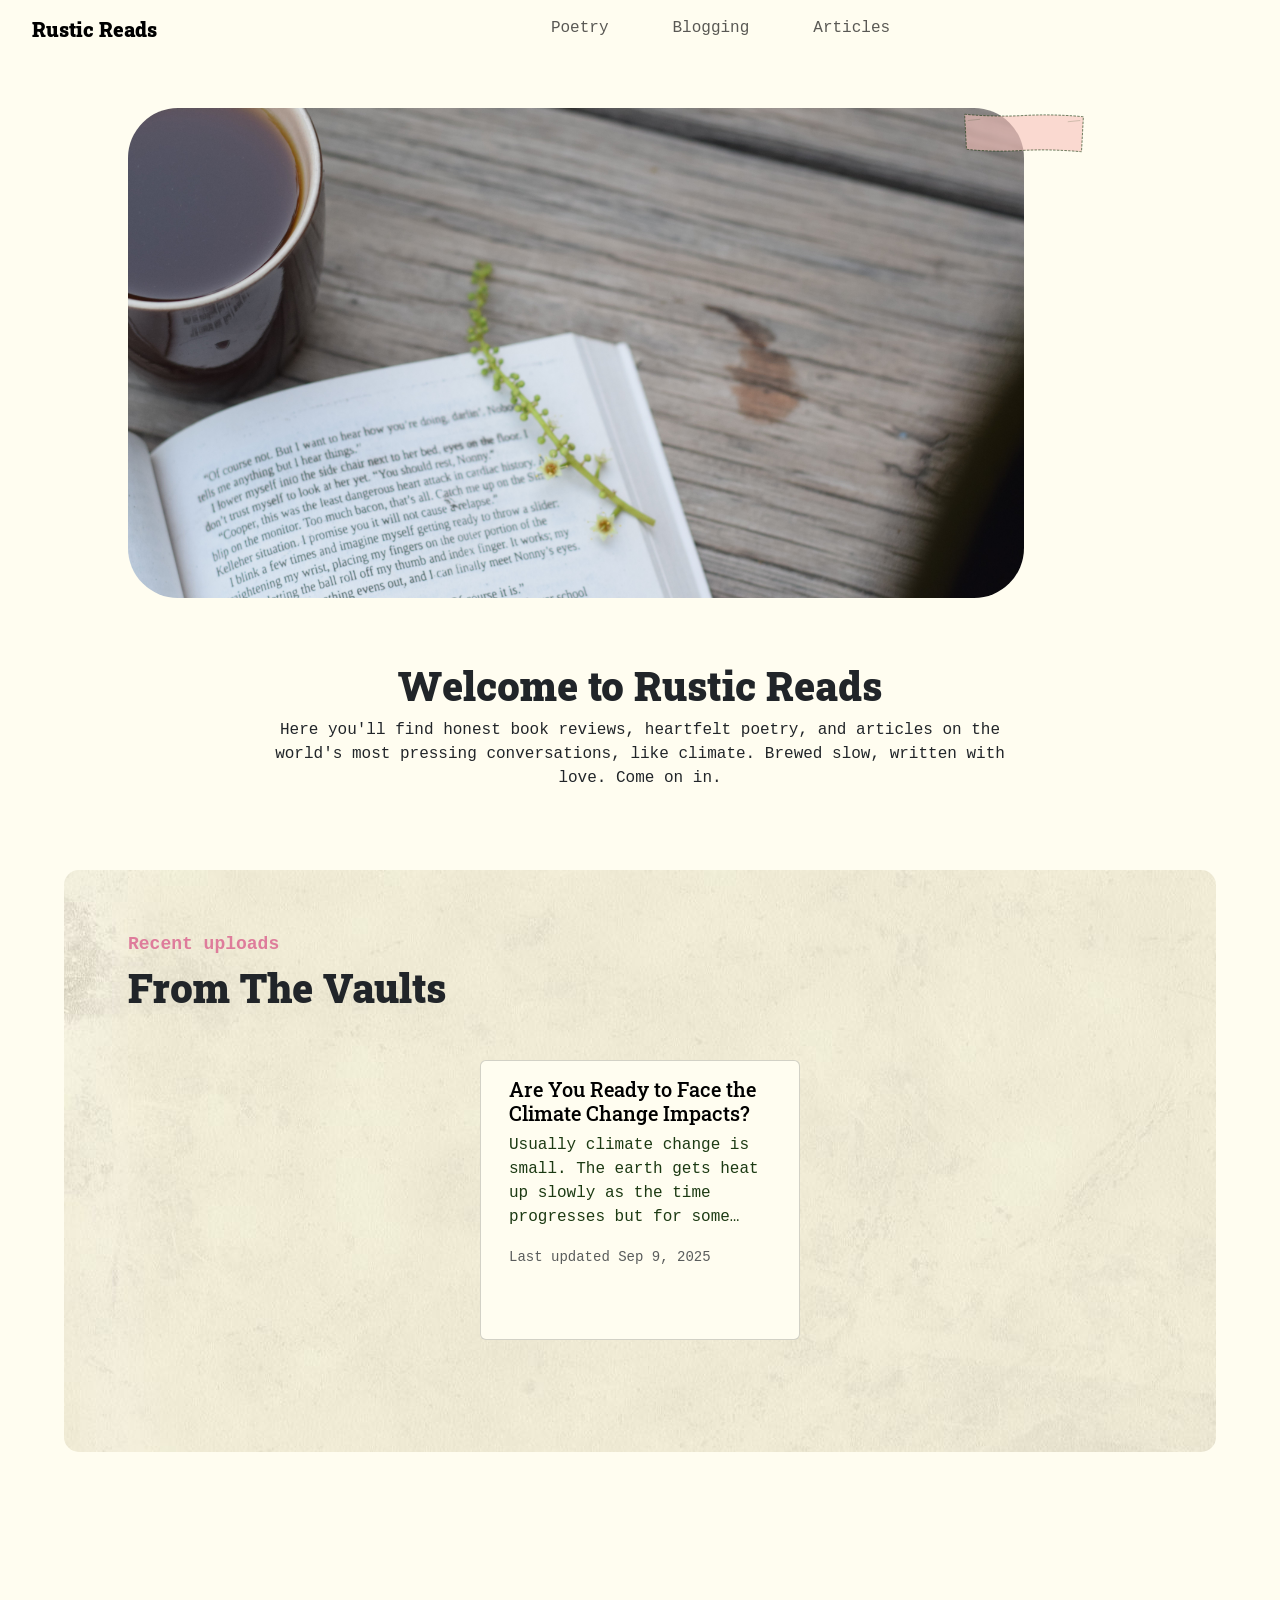
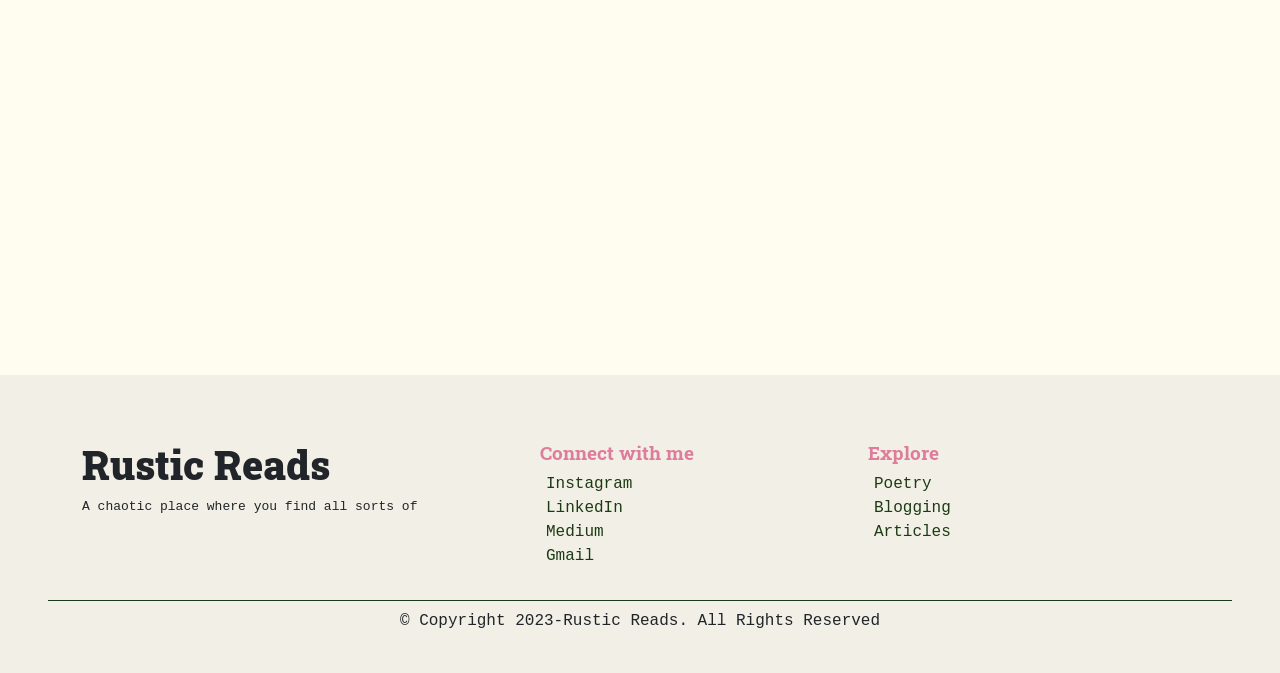
<file: index.html>
<!doctype html>
<html lang="en">
    <head>
        <meta charset="utf-8" />
        <meta name="viewport" content="width=device-width, initial-scale=1" />
        <title>Rustic Reads</title>
        <link rel="preconnect" href="https://fonts.googleapis.com" />
        <link rel="preconnect" href="https://fonts.gstatic.com" crossorigin />
        <link
            href="https://fonts.googleapis.com/css2?family=Roboto+Slab:wght@100..900&display=swap"
            rel="stylesheet"
        />
        <link href="https://unpkg.com/aos@2.3.1/dist/aos.css" rel="stylesheet" />
        <link
            href="https://cdn.jsdelivr.net/npm/bootstrap@5.3.0-alpha2/dist/css/bootstrap.min.css"
            rel="stylesheet"
            integrity="sha384-aFq/bzH65dt+w6FI2ooMVUpc+21e0SRygnTpmBvdBgSdnuTN7QbdgL+OapgHtvPp"
            crossorigin="anonymous"
        />
        <link rel="stylesheet" href="style.css" />
        <link rel="shortcut icon" href="./assets/icon.png" type="image/x-icon" />
    </head>
    <body>
        <!-- navbar -->
        <nav class="navbar navbar-expand-lg navbar sticky-top" data-bs-theme="light">
            <div class="container-fluid navbar-name">
                <a class="navbar-brand" style="font-weight: 900" href="./index.html"
                    >Rustic Reads</a
                >
                <button
                    class="navbar-toggler"
                    type="button"
                    data-bs-toggle="collapse"
                    data-bs-target="#navbarNav"
                    aria-controls="navbarNav"
                    aria-expanded="false"
                    aria-label="Toggle navigation"
                >
                    <span class="navbar-toggler-icon"></span>
                </button>
                <div
                    class="collapse navbar-collapse justify-content-center nav-underline"
                    id="navbarNav"
                >
                    <ul class="navbar-nav">
                        <li class="nav-item">
                            <a class="nav-link" href="./pages/poetry.html">Poetry</a>
                        </li>
                        <li class="nav-item mx-5">
                            <a class="nav-link" href="./pages/blog.html">Blogging</a>
                        </li>
                        <li class="nav-item">
                            <a class="nav-link" href="./pages/articles.html">Articles</a>
                        </li>
                    </ul>
                </div>
            </div>
        </nav>

        <!-- Banner -->
        <div class="banner">
            <img
                class="justify-content-center"
                src="./assets/DSC_4574.JPG"
                alt="Welcome to RusticReads"
            />
            <svg
                width="250"
                height="50"
                viewBox="0 0 200 80"
                fill="none"
                xmlns="http://www.w3.org/2000/svg"
            >
                <path
                    d="M5 10C5 10 50 15 100 12C150 9 195 14 195 14L192 70C192 70 145 65 95 68C45 71 8 66 8 66L5 10Z"
                    fill="#F7C1BB"
                    fill-opacity="0.6"
                    stroke="#1C3A13"
                    stroke-width="1"
                    stroke-dasharray="4 2"
                />
                <path
                    d="M10 20L30 18M170 22L190 20"
                    stroke="#1C3A13"
                    stroke-width="1"
                    opacity="0.3"
                />
            </svg>
        </div>
        <div class="text-banner">
            <div class="text-banner-inside">
                <h1>Welcome to Rustic Reads</h1>
                <p>
                    Here you'll find honest book reviews, heartfelt poetry, and articles on the
                    world's most pressing conversations, like climate. Brewed slow, written with
                    love. Come on in.
                </p>
            </div>
        </div>

        <div class="card-section">
            <div class="card-box">
                <h3>Recent uploads</h3>
                <h1>From The Vaults</h1>
                <div class="card-container container">
                    <div class="cards my-5 row">
                        <div class="card poetryCard col-12 col-md-4" data-aos="fade-right">
                            <a href="./pages/poetry.html"
                                ><div class="card-body">
                                    <h5 class="card-title">Haunted Memories</h5>
                                    <p class="card-text">
                                        I have changed my appearance,<br />
                                        changed my style,<br />
                                        changed my body,<br />
                                        changed my smile,<br />
                                        Always in a disguise,<br />
                                        trying to tell you somehow,<br />
                                        your daughter isn't who she says,<br />
                                        you should help her out. <br />
                                        She keeps thinking of the memories,<br />
                                    </p>
                                    <p class="card-text">
                                        <small class="text-body-secondary"
                                            >Last Updated: April 2, 2023</small
                                        >
                                    </p>
                                </div></a
                            >
                        </div>
                        <div class="card articleCard mx-4 mx-md-4 col-12 col-md-4">
                            <a href="./pages/articles.html">
                                <div class="card-body">
                                    <h5 class="card-title">
                                        Are You Ready to Face the Climate Change Impacts?
                                    </h5>
                                    <p class="card-text">
                                        Usually climate change is small. The earth gets heat up
                                        slowly as the time progresses but for some time now the
                                        climate has been changing drastically and it is causing harm
                                        to plants, animals and humans the most. Who is causing this
                                        climate change you may ask?
                                    </p>
                                    <p class="card-text">
                                        <small class="text-body-secondary"
                                            >Last updated Sep 9, 2025</small
                                        >
                                    </p>
                                </div></a
                            >
                        </div>
                        <div class="card blogCard col-12 col-md-4" data-aos="fade-left">
                            <a href="./pages/blog.html">
                                <div class="card-body">
                                    <h5 class="card-title">The Art of Living</h5>
                                    <p class="card-text">
                                        If there's one person who has genuinely changed the way I
                                        see life, it's Laiba. She's my best friend, my person, and
                                        honestly one of the most quietly inspiring people I know.
                                        This is my first blog post and I couldn't think of a better
                                        subject then…her✨
                                    </p>
                                    <p class="card-text">
                                        <small class="text-body-secondary"
                                            >Last updated March 28, 2023</small
                                        >
                                    </p>
                                </div>
                            </a>
                        </div>
                    </div>
                </div>
            </div>
        </div>
        <div class="about-me-section container">
            <div class="abtsectou row" data-aos="fade-right">
                <div class="abtmeimg col-12 col-md-6">
                    <img src="./assets/aboutme.png" alt="" class="img-base" />
                </div>

                <div class="text-aboutme col-12 col-md-6" data-aos="fade-left">
                    <h3>About Me</h3>
                    <h1>Abeera Fatima (melodyBee)</h1>
                    <p>
                        Hey, I'm Abeera a frontend developer, content writer, and crocheter with too
                        many hobbies and not enough hours in the day. I build websites, craft words
                        for the web, and when i find time I crochet bouquets and keychains. When I'm
                        not coding or writing, I'm buried in a book, scribbling poetry, or chasing
                        the next thing that makes me feel something. This space is a little bit of
                        all of me. No niche, no limits just thoughts and opinions.
                    </p>
                </div>
            </div>
        </div>
        <!-- footer -->
        <footer>
            <div class="container py-3">
                <div class="row">
                    <div class="Info-abt-web col-12 col-md-4">
                        <h1>Rustic Reads</h1>
                        <p>A chaotic place where you find all sorts of</p>
                    </div>
                    <div class="socials col-6 col-md-4">
                        <h2>Connect with me</h2>
                        <ul>
                            <li>
                                <a href="https://www.instagram.com/abeeraaaa_fatima/">Instagram</a>
                            </li>
                            <li>
                                <a href="https://www.linkedin.com/in/abeera-fatima/">LinkedIn</a>
                            </li>
                            <li>
                                <a href="https://medium.com/@melodyBeee">Medium</a>
                            </li>
                            <li>
                                <a href="mailto:Abeerafatimarub@gmail.com">Gmail</a>
                            </li>
                        </ul>
                    </div>
                    <div class="explore col-6 col-md-4">
                        <h2>Explore</h2>
                        <ul>
                            <li><a href="./pages/poetry.html">Poetry</a></li>
                            <li><a href="./pages/blog.html">Blogging</a></li>
                            <li><a href="./pages/articles.html">Articles</a></li>
                        </ul>
                    </div>
                </div>
            </div>
            <div class="divider mx-5"></div>
            <div class="copywrite pt-2">
                <p class="pb-4">&copy; Copyright 2023-Rustic Reads. All Rights Reserved</p>
            </div>
        </footer>

        <script src="https://unpkg.com/aos@2.3.1/dist/aos.js"></script>

        <script>
            document.addEventListener('DOMContentLoaded', function () {
                AOS.init({
                    duration: 800,
                    once: false,
                    offset: 300,
                    startEvent: 'scroll',
                })
            })
        </script>

        <script
            src="https://cdn.jsdelivr.net/npm/bootstrap@5.3.0-alpha2/dist/js/bootstrap.bundle.min.js"
            integrity="sha384-qKXV1j0HvMUeCBQ+QVp7JcfGl760yU08IQ+GpUo5hlbpg51QRiuqHAJz8+BrxE/N"
            crossorigin="anonymous"
        ></script>
        <script src="script.js"></script>
    </body>
</html>
</file>
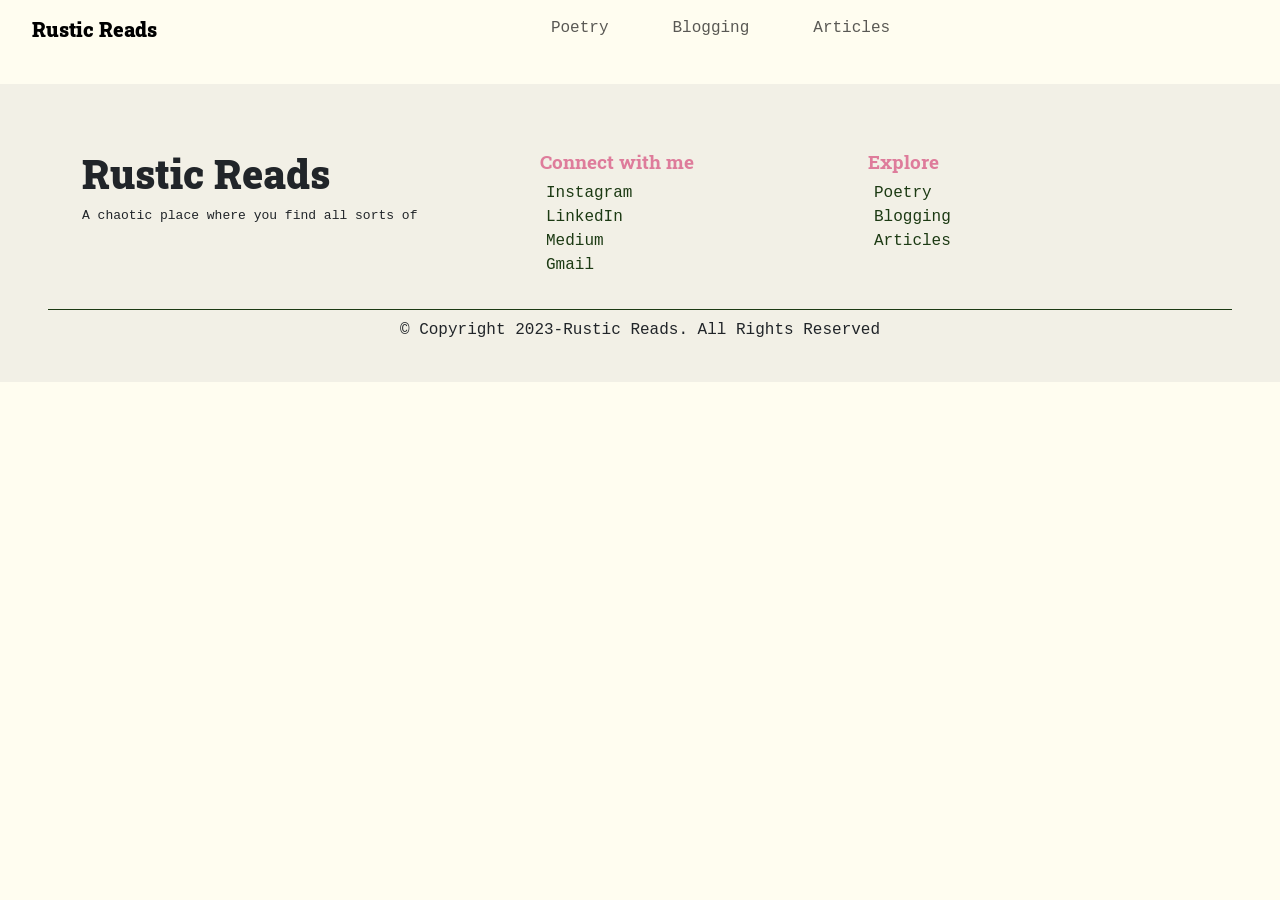
<file: blog.html>
<!doctype html>
<html lang="en">
    <head>
        <meta charset="utf-8" />
        <meta name="viewport" content="width=device-width, initial-scale=1" />
        <title>Rustic Reads</title>
        <link rel="preconnect" href="https://fonts.googleapis.com" />
        <link rel="preconnect" href="https://fonts.gstatic.com" crossorigin />
        <link
            href="https://fonts.googleapis.com/css2?family=Roboto+Slab:wght@100..900&display=swap"
            rel="stylesheet"
        />
        <link href="https://unpkg.com/aos@2.3.1/dist/aos.css" rel="stylesheet" />
        <link
            href="https://cdn.jsdelivr.net/npm/bootstrap@5.3.0-alpha2/dist/css/bootstrap.min.css"
            rel="stylesheet"
            integrity="sha384-aFq/bzH65dt+w6FI2ooMVUpc+21e0SRygnTpmBvdBgSdnuTN7QbdgL+OapgHtvPp"
            crossorigin="anonymous"
        />
        <link rel="stylesheet" href="style.css" />
        <link rel="shortcut icon" href="./assets/icon.png" type="image/x-icon" />
    </head>
    <body>
        <!-- navbar -->
        <nav class="navbar navbar-expand-lg navbar sticky-top" data-bs-theme="light">
            <div class="container-fluid navbar-name">
                <a class="navbar-brand" style="font-weight: 900" href="./index.html"
                    >Rustic Reads</a
                >
                <button
                    class="navbar-toggler"
                    type="button"
                    data-bs-toggle="collapse"
                    data-bs-target="#navbarNav"
                    aria-controls="navbarNav"
                    aria-expanded="false"
                    aria-label="Toggle navigation"
                >
                    <span class="navbar-toggler-icon"></span>
                </button>
                <div
                    class="collapse navbar-collapse justify-content-center nav-underline"
                    id="navbarNav"
                >
                    <ul class="navbar-nav">
                        <li class="nav-item">
                            <a class="nav-link" href="./Poetry.html">Poetry</a>
                        </li>
                        <li class="nav-item mx-5">
                            <a class="nav-link" href="./blog.html">Blogging</a>
                        </li>
                        <li class="nav-item">
                            <a class="nav-link" href="./articles.html">Articles</a>
                        </li>
                    </ul>
                </div>
            </div>
        </nav>
        <!-- footer -->
        <footer>
            <div class="container py-3">
                <div class="row">
                    <div class="Info-abt-web col-12 col-md-4">
                        <h1>Rustic Reads</h1>
                        <p>A chaotic place where you find all sorts of</p>
                    </div>
                    <div class="socials col-6 col-md-4">
                        <h2>Connect with me</h2>
                        <ul>
                            <li>
                                <a href="">Instagram</a>
                            </li>
                            <li>
                                <a href="https://www.linkedin.com/in/abeera-fatima/">LinkedIn</a>
                            </li>
                            <li>
                                <a href="https://medium.com/@melodyBeee">Medium</a>
                            </li>
                            <li>
                                <a href="">Gmail</a>
                            </li>
                        </ul>
                    </div>
                    <div class="explore col-6 col-md-4">
                        <h2>Explore</h2>
                        <ul>
                            <li><a href="./Poetry.html">Poetry</a></li>
                            <li><a href="./blog.html">Blogging</a></li>
                            <li><a href="./articles.html">Articles</a></li>
                        </ul>
                    </div>
                </div>
            </div>
            <div class="divider mx-5"></div>
            <div class="copywrite pt-2">
                <p class="pb-4">&copy; Copyright 2023-Rustic Reads. All Rights Reserved</p>
            </div>
        </footer>
        <script src="https://unpkg.com/aos@2.3.1/dist/aos.js"></script>
        <script>
            AOS.init()
        </script>
        <script
            src="https://cdn.jsdelivr.net/npm/bootstrap@5.3.0-alpha2/dist/js/bootstrap.bundle.min.js"
            integrity="sha384-qKXV1j0HvMUeCBQ+QVp7JcfGl760yU08IQ+GpUo5hlbpg51QRiuqHAJz8+BrxE/N"
            crossorigin="anonymous"
        ></script>
    </body>
</html>
</file>
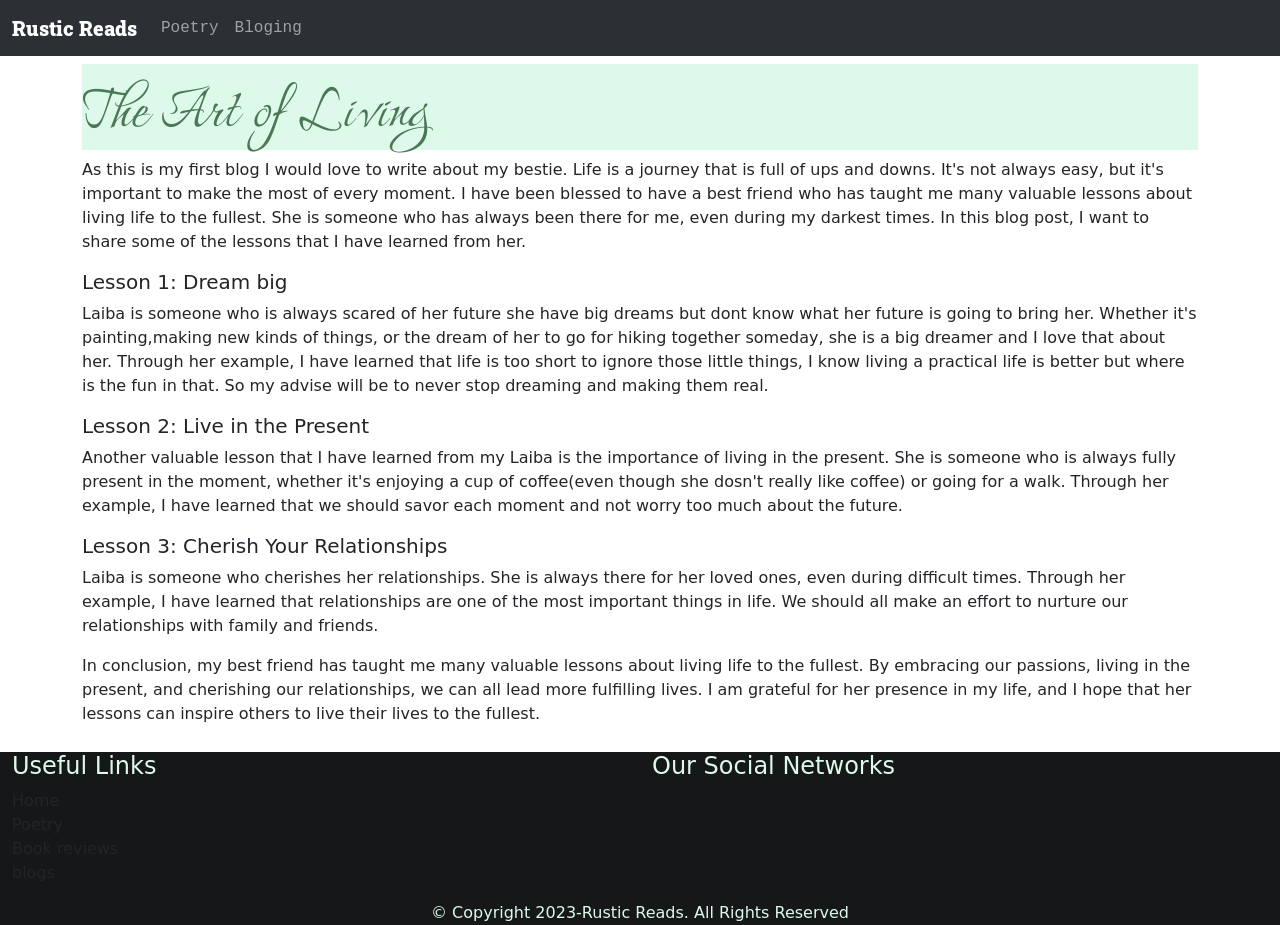
<file: blogpost1.html>
<!doctype html>
<html lang="en">
    <head>
        <meta charset="utf-8" />
        <meta name="viewport" content="width=device-width, initial-scale=1" />
        <title>Blogging</title>
        <link rel="stylesheet" href="style.css" />
        <link
            href="https://fonts.googleapis.com/css2?family=Grey+Qo&family=Roboto+Slab:wght@200&display=swap"
            rel="stylesheet"
        />
        <link
            href="https://cdn.jsdelivr.net/npm/bootstrap@5.3.0-alpha2/dist/css/bootstrap.min.css"
            rel="stylesheet"
            integrity="sha384-aFq/bzH65dt+w6FI2ooMVUpc+21e0SRygnTpmBvdBgSdnuTN7QbdgL+OapgHtvPp"
            crossorigin="anonymous"
        />
    </head>
    <body>
        <!-- navbar -->
        <nav
            class="navbar navbar-expand-lg navbar sticky-top bg-body-tertiary"
            data-bs-theme="dark"
        >
            <div class="container-fluid">
                <a class="navbar-brand" href="./index.html">Rustic Reads</a>
                <button
                    class="navbar-toggler"
                    type="button"
                    data-bs-toggle="collapse"
                    data-bs-target="#navbarNav"
                    aria-controls="navbarNav"
                    aria-expanded="false"
                    aria-label="Toggle navigation"
                >
                    <span class="navbar-toggler-icon"></span>
                </button>
                <div class="collapse navbar-collapse" id="navbarNav">
                    <ul class="navbar-nav">
                        <li class="nav-item">
                            <a class="nav-link" href="./Poetry.html">Poetry</a>
                        </li>
                        <li class="nav-item">
                            <a class="nav-link" href="./blog.html">Bloging</a>
                        </li>
                    </ul>
                </div>
            </div>
        </nav>
        <section class="container my-2">
            <h1
                class="justify-content-center"
                style="
                    font-family: 'Grey Qo', cursive;
                    font-size: 72px;
                    color: #4a7856;
                    background-color: #dcf9e9;
                "
            >
                The Art of Living
            </h1>
            <p>
                As this is my first blog I would love to write about my bestie. Life is a journey
                that is full of ups and downs. It's not always easy, but it's important to make the
                most of every moment. I have been blessed to have a best friend who has taught me
                many valuable lessons about living life to the fullest. She is someone who has
                always been there for me, even during my darkest times. In this blog post, I want to
                share some of the lessons that I have learned from her.
            </p>
            <h5>Lesson 1: Dream big</h5>
            <p>
                Laiba is someone who is always scared of her future she have big dreams but dont
                know what her future is going to bring her. Whether it's painting,making new kinds
                of things, or the dream of her to go for hiking together someday, she is a big
                dreamer and I love that about her. Through her example, I have learned that life is
                too short to ignore those little things, I know living a practical life is better
                but where is the fun in that. So my advise will be to never stop dreaming and making
                them real.
            </p>

            <h5>Lesson 2: Live in the Present</h5>
            <p>
                Another valuable lesson that I have learned from my Laiba is the importance of
                living in the present. She is someone who is always fully present in the moment,
                whether it's enjoying a cup of coffee(even though she dosn't really like coffee) or
                going for a walk. Through her example, I have learned that we should savor each
                moment and not worry too much about the future.
            </p>
            <h5>Lesson 3: Cherish Your Relationships</h5>
            <p>
                Laiba is someone who cherishes her relationships. She is always there for her loved
                ones, even during difficult times. Through her example, I have learned that
                relationships are one of the most important things in life. We should all make an
                effort to nurture our relationships with family and friends.
            </p>
            <p>
                In conclusion, my best friend has taught me many valuable lessons about living life
                to the fullest. By embracing our passions, living in the present, and cherishing our
                relationships, we can all lead more fulfilling lives. I am grateful for her presence
                in my life, and I hope that her lessons can inspire others to live their lives to
                the fullest.
            </p>
        </section>
        <footer
            style="background-color: #161719; color: #dcf9e9"
            id="footer"
            class="container-fluid"
        >
            <div class="row">
                <div class="col-6 footer-links">
                    <h4>Useful Links</h4>
                    <ul class="list-unstyled">
                        <li>
                            <i class="bx bx-chevron-right"></i>
                            <a
                                style="text-decoration: none; color: #dcf9e9"
                                class="link-dark"
                                href="./index.html"
                                >Home</a
                            >
                        </li>
                        <li>
                            <i class="bx bx-chevron-right"></i>
                            <a
                                style="text-decoration: none; color: #dcf9e9"
                                class="link-dark"
                                href="./Poetry.html"
                                >Poetry</a
                            >
                        </li>
                        <li>
                            <i class="bx bx-chevron-right"></i>
                            <a
                                style="text-decoration: none; color: #dcf9e9"
                                class="link-dark"
                                href="./Book-review.html"
                                >Book reviews</a
                            >
                        </li>
                        <li>
                            <i class="bx bx-chevron-right"></i>
                            <a
                                style="text-decoration: none; color: #dcf9e9"
                                class="link-dark"
                                href="./blog.html"
                                >blogs</a
                            >
                        </li>
                    </ul>
                </div>
                <div class="col-6 footer-links">
                    <h4>Our Social Networks</h4>
                    <div class="social-links mt-3">
                        <a
                            style="text-decoration: none; color: #dcf9e9; height: 50px"
                            class="link-dark"
                            href="#"
                            class="facebook"
                            ><i
                                style="font-size: xx-large; padding-right: 4px; margin: 4px"
                                class="bx bxl-facebook"
                            ></i
                        ></a>
                        <a
                            style="text-decoration: none; color: #dcf9e9"
                            class="link-dark"
                            href="#"
                            class="instagram"
                            ><i
                                style="font-size: xx-large; padding: 4px; margin: 4px"
                                class="bx bxl-instagram"
                            ></i
                        ></a>
                        <a
                            style="text-decoration: none; color: #dcf9e9"
                            class="link-dark"
                            href="#"
                            class="linkedin"
                            ><i
                                style="font-size: xx-large; padding-left: 4px; margin: 4px"
                                class="bx bxl-linkedin"
                            ></i
                        ></a>
                    </div>
                </div>
            </div>
            <div class="container footer-bottom clearfix">
                <div class="row justify-content-between">
                    <div class="copyright">
                        &copy; Copyright 2023-Rustic Reads. All Rights Reserved
                    </div>
                </div>
            </div>
        </footer>
        <script
            src="https://cdn.jsdelivr.net/npm/bootstrap@5.3.0-alpha2/dist/js/bootstrap.bundle.min.js"
            integrity="sha384-qKXV1j0HvMUeCBQ+QVp7JcfGl760yU08IQ+GpUo5hlbpg51QRiuqHAJz8+BrxE/N"
            crossorigin="anonymous"
        ></script>
    </body>
</html>
</file>
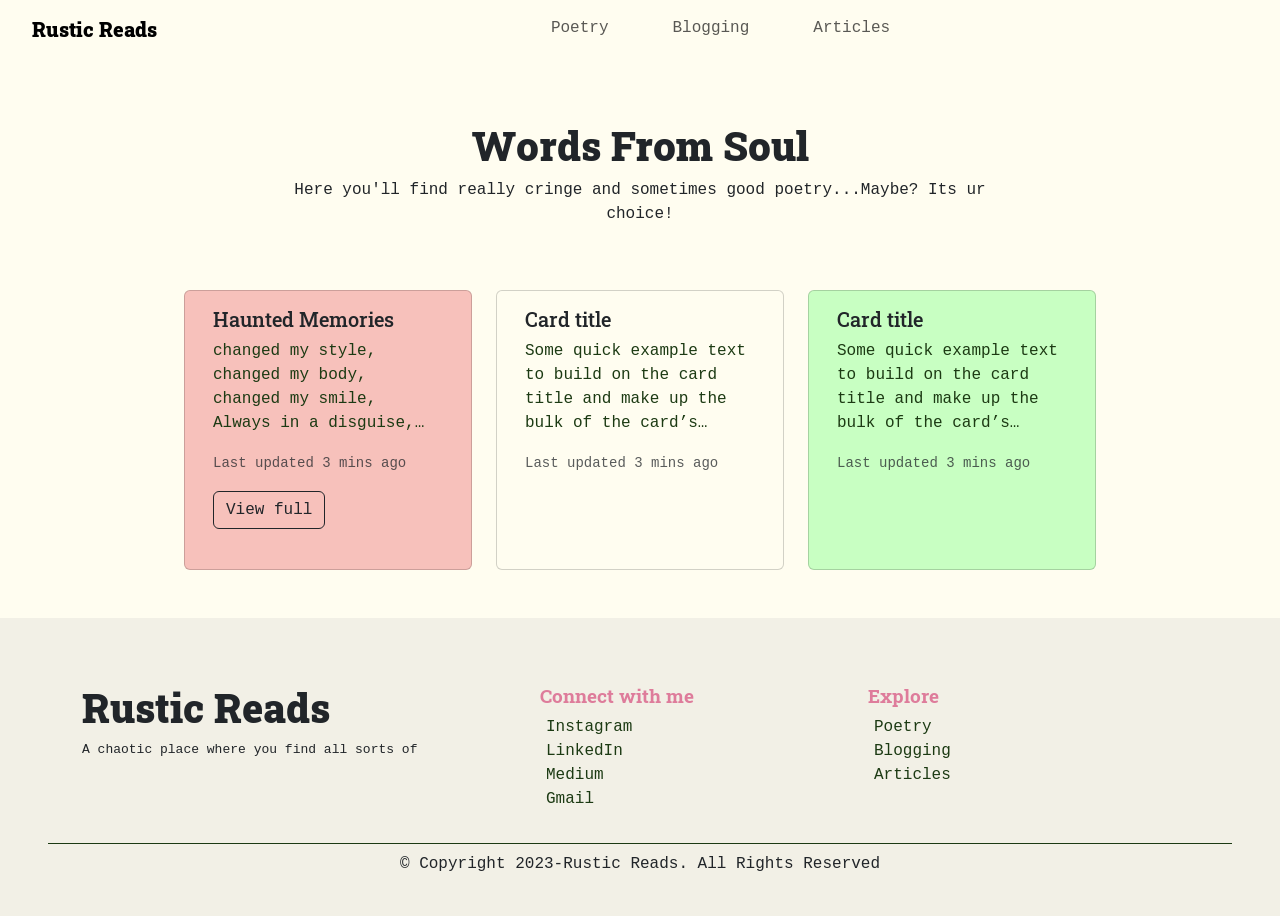
<file: Poetry.html>
<!doctype html>
<html lang="en">
    <head>
        <meta charset="utf-8" />
        <meta name="viewport" content="width=device-width, initial-scale=1" />
        <title>Rustic Reads</title>
        <link rel="preconnect" href="https://fonts.googleapis.com" />
        <link rel="preconnect" href="https://fonts.gstatic.com" crossorigin />
        <link
            href="https://fonts.googleapis.com/css2?family=Roboto+Slab:wght@100..900&display=swap"
            rel="stylesheet"
        />
        <link href="https://unpkg.com/aos@2.3.1/dist/aos.css" rel="stylesheet" />
        <link
            href="https://cdn.jsdelivr.net/npm/bootstrap@5.3.0-alpha2/dist/css/bootstrap.min.css"
            rel="stylesheet"
            integrity="sha384-aFq/bzH65dt+w6FI2ooMVUpc+21e0SRygnTpmBvdBgSdnuTN7QbdgL+OapgHtvPp"
            crossorigin="anonymous"
        />
        <link rel="stylesheet" href="style.css" />
        <link rel="shortcut icon" href="./assets/icon.png" type="image/x-icon" />
    </head>

    <body>
        <!-- navbar -->
        <nav class="navbar navbar-expand-lg navbar sticky-top" data-bs-theme="light">
            <div class="container-fluid navbar-name">
                <a class="navbar-brand" style="font-weight: 900" href="./index.html"
                    >Rustic Reads</a
                >
                <button
                    class="navbar-toggler"
                    type="button"
                    data-bs-toggle="collapse"
                    data-bs-target="#navbarNav"
                    aria-controls="navbarNav"
                    aria-expanded="false"
                    aria-label="Toggle navigation"
                >
                    <span class="navbar-toggler-icon"></span>
                </button>
                <div
                    class="collapse navbar-collapse justify-content-center nav-underline"
                    id="navbarNav"
                >
                    <ul class="navbar-nav">
                        <li class="nav-item">
                            <a class="nav-link" href="./Poetry.html">Poetry</a>
                        </li>
                        <li class="nav-item mx-5">
                            <a class="nav-link" href="./blog.html">Blogging</a>
                        </li>
                        <li class="nav-item">
                            <a class="nav-link" href="./articles.html">Articles</a>
                        </li>
                    </ul>
                </div>
            </div>
        </nav>
        <div class="text-banner">
            <div class="text-banner-inside">
                <h1>Words From Soul</h1>
                <p>
                    Here you'll find really cringe and sometimes good poetry...Maybe? Its ur choice!
                </p>
            </div>
        </div>
        <!-- cards -->
        <div class="card-container container">
            <div class="cards my-5 row">
                <div class="card poetryCard col-12 col-md-4" style="width: 18rem">
                    <div class="card-body">
                        <h5 class="card-title">Haunted Memories</h5>
                        <p class="card-text">
                            changed my style,<br />
                            changed my body,<br />
                            changed my smile,<br />
                            Always in a disguise,<br />
                            trying to tell you somehow,<br />
                            your daughter isn't who she says,<br />
                            you should help her out.<br />
                        </p>
                        <p class="card-text">
                            <small class="text-body-secondary">Last updated 3 mins ago</small>
                        </p>
                        <button
                            type="button"
                            class="btn btn-outline-dark"
                            data-bs-toggle="modal"
                            data-bs-target="#exampleModal"
                        >
                            View full
                        </button>
                        <div
                            class="modal fade"
                            id="exampleModal"
                            tabindex="-1"
                            aria-labelledby="exampleModalLabel"
                            aria-hidden="true"
                        >
                            <div class="modal-dialog">
                                <div class="modal-content">
                                    <div class="modal-header">
                                        <h1 class="modal-title fs-5" id="exampleModalLabel">
                                            Haunted Memories
                                        </h1>
                                        <button
                                            type="button"
                                            class="btn-close"
                                            data-bs-dismiss="modal"
                                            aria-label="Close"
                                        ></button>
                                    </div>
                                    <div class="modal-body">
                                        <p>
                                            I have changed my appearance,<br />
                                            changed my style,<br />
                                            changed my body,<br />
                                            changed my smile,<br />
                                            Always in a disguise,<br />
                                            trying to tell you somehow,<br />
                                            your daughter isn't who she says,<br />
                                            you should help her out. <br />
                                            She keeps thinking of the memories,<br />
                                            thinking of what you said,<br />
                                            the things you might've forgotten,<br />
                                            But she never forgave. <br />
                                            I kept it to myself,<br />
                                            Just the way you said,<br />
                                            so they will never get to ask,<br />
                                            Do you think her mother's the same way?<br />
                                            So I bury it down, and deny it to myself,<br />
                                            for someday I'll wake up,<br />
                                            and find out this was all just fake,<br />
                                            But this is so real,<br />
                                            I am not paralysed anymore,<br />
                                            I see it clear as daylight,<br />
                                            They all are coming back to me,<br />
                                            The scream and sounds,<br />
                                            for the person in my room,<br />
                                            sitting in the corner,<br />
                                            hand at her chest,<br />
                                            She just tried to breath. <br />
                                            I was just 13, I never took a breath for myself
                                            since,<br />
                                            I was just a kid, why didn't you ask me yourself?<br />
                                            For all the why's and how's you should've asked me
                                            somehow,<br />
                                            I wish to have those eid, those birthday's like
                                            before,<br />
                                            when i felt complete, with the people i loved the most.
                                        </p>
                                        <small>Last Updated: April 2, 2023</small>
                                    </div>
                                </div>
                            </div>
                        </div>
                    </div>
                </div>
                <div class="card articleCard mx-4 mx-md-4 col-12 col-md-4" style="width: 18rem">
                    <div class="card-body">
                        <h5 class="card-title">Card title</h5>
                        <p class="card-text">
                            Some quick example text to build on the card title and make up the bulk
                            of the card’s content.
                        </p>
                        <p class="card-text">
                            <small class="text-body-secondary">Last updated 3 mins ago</small>
                        </p>
                    </div>
                </div>
                <div class="card blogCard col-12 col-md-4" style="width: 18rem">
                    <div class="card-body">
                        <h5 class="card-title">Card title</h5>
                        <p class="card-text">
                            Some quick example text to build on the card title and make up the bulk
                            of the card’s content.
                        </p>
                        <p class="card-text">
                            <small class="text-body-secondary">Last updated 3 mins ago</small>
                        </p>
                    </div>
                </div>
            </div>
        </div>

        <!-- footer -->
        <footer>
            <div class="container py-3">
                <div class="row">
                    <div class="Info-abt-web col-12 col-md-4">
                        <h1>Rustic Reads</h1>
                        <p>A chaotic place where you find all sorts of</p>
                    </div>
                    <div class="socials col-6 col-md-4">
                        <h2>Connect with me</h2>
                        <ul>
                            <li>
                                <a href="">Instagram</a>
                            </li>
                            <li>
                                <a href="https://www.linkedin.com/in/abeera-fatima/">LinkedIn</a>
                            </li>
                            <li>
                                <a href="https://medium.com/@melodyBeee">Medium</a>
                            </li>
                            <li>
                                <a href="">Gmail</a>
                            </li>
                        </ul>
                    </div>
                    <div class="explore col-6 col-md-4">
                        <h2>Explore</h2>
                        <ul>
                            <li><a href="./Poetry.html">Poetry</a></li>
                            <li><a href="./blog.html">Blogging</a></li>
                            <li><a href="./articles.html">Articles</a></li>
                        </ul>
                    </div>
                </div>
            </div>
            <div class="divider mx-5"></div>
            <div class="copywrite pt-2">
                <p class="pb-4">&copy; Copyright 2023-Rustic Reads. All Rights Reserved</p>
            </div>
        </footer>
        <script src="https://unpkg.com/aos@2.3.1/dist/aos.js"></script>
        <script
            src="https://cdn.jsdelivr.net/npm/bootstrap@5.3.0-alpha2/dist/js/bootstrap.bundle.min.js"
            integrity="sha384-qKXV1j0HvMUeCBQ+QVp7JcfGl760yU08IQ+GpUo5hlbpg51QRiuqHAJz8+BrxE/N"
            crossorigin="anonymous"
        ></script>
        <script src="script.js"></script>
    </body>
</html>
</file>
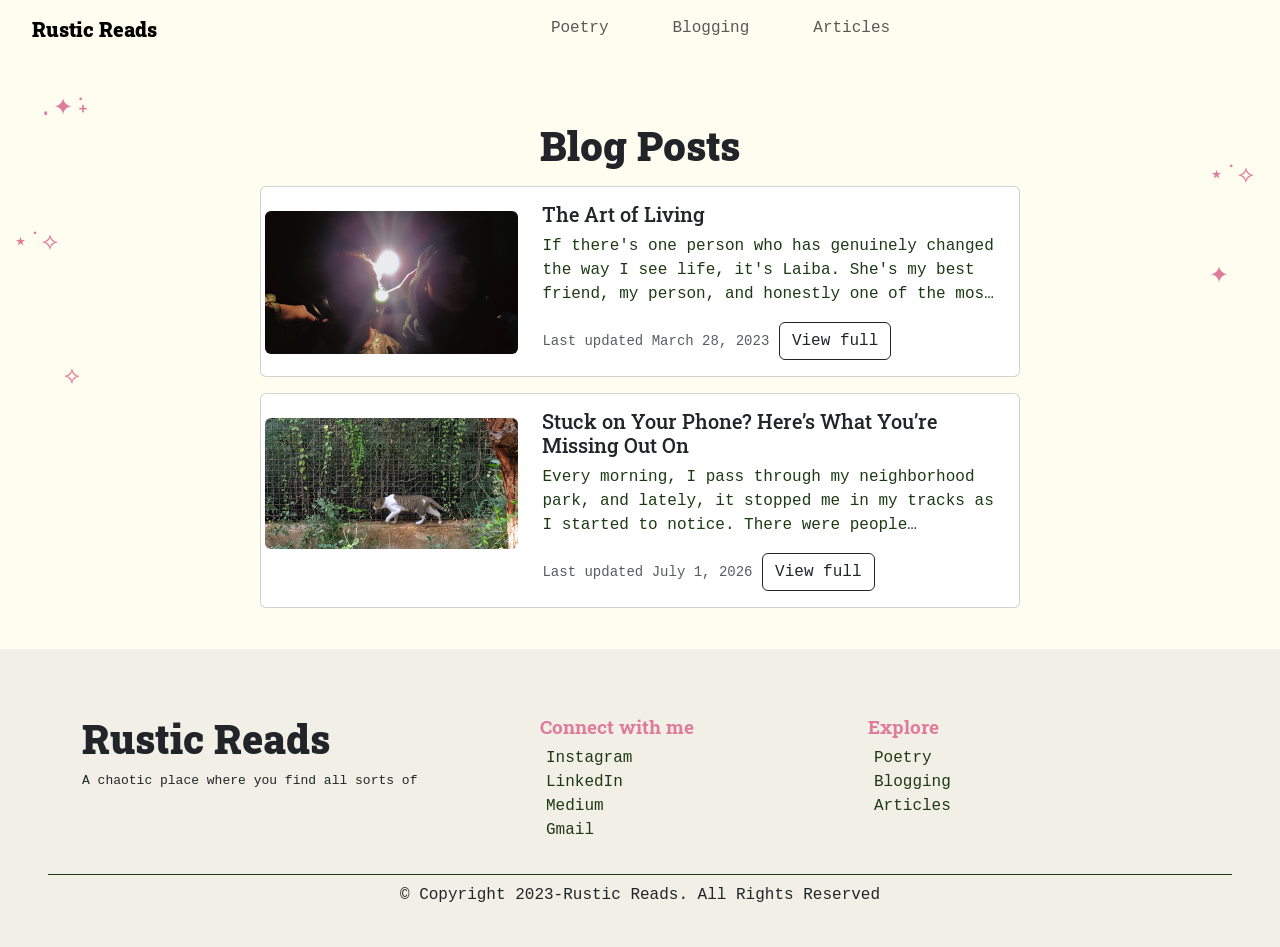
<file: pages/blog.html>
<!doctype html>
<html lang="en">
    <head>
        <meta charset="utf-8" />
        <meta name="viewport" content="width=device-width, initial-scale=1" />
        <title>Rustic Reads</title>
        <link rel="preconnect" href="https://fonts.googleapis.com" />
        <link rel="preconnect" href="https://fonts.gstatic.com" crossorigin />
        <link
            href="https://fonts.googleapis.com/css2?family=Roboto+Slab:wght@100..900&display=swap"
            rel="stylesheet"
        />
        <link href="https://unpkg.com/aos@2.3.1/dist/aos.css" rel="stylesheet" />
        <link
            href="https://cdn.jsdelivr.net/npm/bootstrap@5.3.0-alpha2/dist/css/bootstrap.min.css"
            rel="stylesheet"
            integrity="sha384-aFq/bzH65dt+w6FI2ooMVUpc+21e0SRygnTpmBvdBgSdnuTN7QbdgL+OapgHtvPp"
            crossorigin="anonymous"
        />
        <link rel="stylesheet" href="../style.css" />
        <link rel="shortcut icon" href="../assets/icon.png" type="image/x-icon" />
    </head>
    <body>
        <!-- navbar -->
        <nav class="navbar navbar-expand-lg navbar sticky-top" data-bs-theme="light">
            <div class="container-fluid navbar-name">
                <a class="navbar-brand" style="font-weight: 900" href="../index.html"
                    >Rustic Reads</a
                >
                <button
                    class="navbar-toggler"
                    type="button"
                    data-bs-toggle="collapse"
                    data-bs-target="#navbarNav"
                    aria-controls="navbarNav"
                    aria-expanded="false"
                    aria-label="Toggle navigation"
                >
                    <span class="navbar-toggler-icon"></span>
                </button>
                <div
                    class="collapse navbar-collapse justify-content-center nav-underline"
                    id="navbarNav"
                >
                    <ul class="navbar-nav">
                        <li class="nav-item">
                            <a class="nav-link" href="./poetry.html">Poetry</a>
                        </li>
                        <li class="nav-item mx-5">
                            <a class="nav-link" href="./blog.html">Blogging</a>
                        </li>
                        <li class="nav-item">
                            <a class="nav-link" href="./articles.html">Articles</a>
                        </li>
                    </ul>
                </div>
            </div>
        </nav>
        <div class="cute-wrapper">
            <span class="cute-dot" style="top: 10%; left: 3%">.✦ ݁˖</span>
            <span class="cute-dot" style="top: 30%; right: 2%">⋆˙⟡</span>
            <span class="cute-dot" style="top: 90%; left: 5%">⟡</span>
            <span class="cute-dot" style="top: 60%; right: 4%">✦</span>
            <span class="cute-dot" style="top: 50%; left: 1%">⋆˙⟡</span>
            <div class="text-banner">
                <div class="text-banner-inside">
                    <h1>Blog Posts</h1>
                    <p></p>
                </div>
            </div>
            <div class="cardContainer">
                <div class="card mb-3">
                    <div class="row g-0">
                        <div class="col-md-4">
                            <img
                                src="../assets/Laiba.jpg"
                                class="img-fluid rounded mx-2 mx-md-1 card-img-bigone"
                                alt="..."
                            />
                        </div>
                        <div class="col-md-8">
                            <div class="card-body card-body-content">
                                <h5 class="card-title">The Art of Living</h5>
                                <p class="card-text card-text-bigone">
                                    If there's one person who has genuinely changed the way I see
                                    life, it's Laiba. She's my best friend, my person, and honestly
                                    one of the most quietly inspiring people I know. This is my
                                    first blog post and I couldn't think of a better subject
                                    then…her✨
                                </p>
                                <p class="card-text">
                                    <small class="text-body-secondary"
                                        >Last updated March 28, 2023</small
                                    >
                                    <button
                                        type="button"
                                        class="btn btn-outline-dark"
                                        data-bs-toggle="modal"
                                        data-bs-target="#exampleModal"
                                    >
                                        View full
                                    </button>
                                </p>
                            </div>
                        </div>
                    </div>
                </div>
            </div>
            <div
                class="modal fade"
                id="exampleModal"
                tabindex="-1"
                aria-labelledby="exampleModalLabel"
                aria-hidden="true"
            >
                <div class="modal-dialog modal-sizing">
                    <div class="modal-content">
                        <div class="modal-header">
                            <h1 class="modal-title fs-5" id="exampleModalLabel">
                                The Art of Living
                            </h1>
                            <button
                                type="button"
                                class="btn-close"
                                data-bs-dismiss="modal"
                                aria-label="Close"
                            ></button>
                        </div>
                        <div class="modal-body m-4">
                            <div class="d-flex justify-content-center mb-4">
                                <img src="../assets/Laiba-carousel.jpg" alt="" />
                            </div>

                            <p>
                                If there's one person who has genuinely changed the way I see life,
                                it's Laiba. She's my best friend, my person, and honestly one of the
                                most quietly inspiring people I know. This is my first blog post,
                                and I couldn't think of a better subject than…her. ✨
                            </p>
                            <h2>Lesson 1: Dream Big, Even When It's Scary</h2>
                            <p>
                                Laiba has these massive dreams. We planned on going to Turkey, to
                                Korea, to Italy, and whatnot. And yeah, we both know we are far from
                                that life right now, but we've got this little ball of joy; it never
                                lets those ideas down. She taught me how to dream, to think of a
                                future that is so far… but if you have enough enthusiasm and
                                imagination, you can make it true one day. Most people would've let
                                it down, saying it's wishful thinking, but with her… anything is
                                possible. She never lets the uncertainty shrink what she wants. She
                                reminded me that a practical life is important, but a life with zero
                                dreams in it? That sounds exhausting. So dream big, even when you
                                don't know how it's going to work out yet.
                            </p>
                            <h2>Lesson 2: Be Fully Present</h2>
                            <p>
                                This one I'm still learning from her. Laiba has this way of being
                                completely there, in conversations, in small moments, in the
                                in-between parts of life that most of us rush through. She'll sit
                                with you and actually be with you. Through her I've learned that the
                                present moment is the only one we actually have, and it deserves our
                                full attention. When we’re together its the most seen Ive ever felt.
                                She would look at you and it would feel like you are the most
                                important person to her and that’s in so many levels is very
                                inspiring.
                            </p>
                            <h2>Lesson 3: Show Up For Your People</h2>
                            <p>
                                It's really that simple. When things get hard, she doesn't
                                disappear; she stays. Like this time on my 16th birthday I had this
                                party in my house; she was the first one to show up, and that day
                                everything went bad. Anything I could’ve ever imagined, and in that
                                moment I closed off; I acted like the biggest jerk person ever, but
                                instead of her being mad or sad or feeling any way, she took care of
                                everything. She became this wave of joy, this person who can somehow
                                fix everything and still be so joyful. Since then I knew if
                                something goes wrong I have a person with me who can magically fix
                                it all. She's taught me that relationships aren't built in the big
                                grand gestures; they're built in the consistent, quiet act of being
                                there. That's something I want to carry with me always.
                            </p>
                            <div class="divider"></div>
                            <p class="mt-4">
                                I'm lucky to have someone like her in my corner. And if this post
                                does anything, I hope it reminds you to hold your people a little
                                closer and maybe tell them what they mean to you before another day
                                passes. So yeah, Laiba, I don’t know if you ever read this, but if
                                you do, thank you so much for those quiet moments when you were
                                there for me. When you held me while everything was a mess. When I
                                didn’t know what the next day would be about, you taught me today
                                mattered as much as the next day.
                            </p>
                            <small class="text-body-secondary">Last updated March 28, 2023</small>
                        </div>
                    </div>
                </div>
            </div>
        </div>
        <div class="cardContainer">
            <div class="card mb-3">
                <div class="row g-0">
                    <div class="col-md-4">
                        <img
                            src="../assets/IMG_2024-11-24-13-47-29-173~2.jpg"
                            class="img-fluid rounded mx-2 mx-md-1 card-img-bigone"
                            alt="YOUR IMAGE DESCRIPTION"
                        />
                    </div>
                    <div class="col-md-8">
                        <div class="card-body card-body-content">
                            <h5 class="card-title">
                                Stuck on Your Phone? Here’s What You’re Missing Out On
                            </h5>
                            <p class="card-text card-text-bigone">
                                Every morning, I pass through my neighborhood park, and lately, it
                                stopped me in my tracks as I started to notice. There were people
                                exercising, jogging, group of aunties and uncles gossiping and, some
                                people just sitting and observing their surroundings. It weirdly
                                reminded me of life and how simple it is to find joy in it.
                            </p>
                            <p class="card-text">
                                <small class="text-body-secondary">Last updated July 1, 2026</small>
                                <button
                                    type="button"
                                    class="btn btn-outline-dark"
                                    data-bs-toggle="modal"
                                    data-bs-target="#modal-YOUR-UNIQUE-ID"
                                >
                                    View full
                                </button>
                            </p>
                        </div>
                    </div>
                </div>
            </div>
        </div>

        <div
            class="modal fade"
            id="modal-YOUR-UNIQUE-ID"
            tabindex="-1"
            aria-labelledby="label-YOUR-UNIQUE-ID"
            aria-hidden="true"
        >
            <div class="modal-dialog modal-sizing">
                <div class="modal-content">
                    <div class="modal-header">
                        <h1 class="modal-title fs-5" id="label-YOUR-UNIQUE-ID">
                            Stuck on Your Phone? Here’s What You’re Missing Out On
                        </h1>
                        <button
                            type="button"
                            class="btn-close"
                            data-bs-dismiss="modal"
                            aria-label="Close"
                        ></button>
                    </div>
                    <div class="modal-body m-4">
                        <div class="d-flex justify-content-center mb-4">
                            <img
                                src="../assets/IMG_2024-11-24-13-47-29-173~2.jpg"
                                alt="YOUR IMAGE DESCRIPTION"
                            />
                        </div>
                        <p>
                            Every morning, I pass through my neighborhood park, and lately, it
                            stopped me in my tracks as I started to notice.<br />
                            There were people exercising, jogging, group of aunties and uncles
                            gossiping and, some people just sitting and observing their
                            surroundings. It weirdly reminded me of life and how simple it is to
                            find joy in it.<br />
                            It's such a small scene. But it asks a big question: when was the last
                            time I made time for myself, or for someone I love?
                        </p>
                        <h2>Did We Got Too Comfortable Behind Screens?</h2>
                        <p>
                            Somewhere between the pandemic and our endless scroll, something
                            shifted. We started treating connection like an inconvenience. A text
                            replaced a visit. A voice note replaced showing up. Our generation
                            quietly decided that meeting up in person is "too lame" when a screen
                            does the job faster. But does it really do the job? Or are we just
                            trading real presence for the illusion of staying connected?
                        </p>
                        <h2>What We're Actually Losing</h2>
                        <p>
                            Think about what those people in the park have that we're slowly losing:
                        </p>
                        <ul>
                            <li>
                                <b>Presence:</b> Being somewhere fully, without constant
                                notifications, dopamine and reminders that you are losing time.
                            </li>
                            <li>
                                <b>Connection:</b> A conversation that isn't typed, paused, or left
                                on read. Topics that have no real end to them.
                            </li>
                            <li>
                                <b>Stillness:</b> Permission to just sit and exist, without needing
                                to be productive, without proving to yourself that you are better
                                than others.
                            </li>
                            <li>
                                <b>Community:</b> The quiet comfort of being around people who care.
                                Whom you know you can rely on and be yourself with.
                            </li>
                        </ul>

                        None of this requires a grand gesture. It just requires showing up. A walk
                        with your sister. Ice cream with a friend. Ten minutes sitting with a
                        parent, away from your phone.b
                        <h2>Make This Your Sign to Start</h2>
                        <p>Here's a simple challenge: <b> once a week,</b> make time.</p>
                        <ul>
                            <li>Go for a walk or jog with a sibling.</li>
                            <li>
                                Meet a friend at a restaurant or ice cream shop instead of texting.
                            </li>
                            <li>Sit with a parent and just talk, no phones involved.</li>
                            <li>Visit a park near you and notice the people around you.</li>
                            <li>Or just go to a coffee shop and read.</li>
                        </ul>
                        <p>
                            You don't need a packed calendar to feel that shift; you need one hour,
                            once a week, chosen on purpose. <br />
                            We're all just humans trying to get through it, and every single one of
                            us deserves time for ourselves, and for the people we love. Seeing those
                            people at the park taught me to get out of the spiral, maybe this will
                            help you too. <br />
                            <b> Let's start cherishing ourselves and each other. ❤️✨</b>
                        </p>
                        <small class="text-body-secondary">Last updated July 1, 2026</small>
                    </div>
                </div>
            </div>
        </div>
        <!-- footer -->
        <footer>
            <div class="container py-3">
                <div class="row">
                    <div class="Info-abt-web col-12 col-md-4">
                        <h1>Rustic Reads</h1>
                        <p>A chaotic place where you find all sorts of</p>
                    </div>
                    <div class="socials col-6 col-md-4">
                        <h2>Connect with me</h2>
                        <ul>
                            <li>
                                <a href="https://www.instagram.com/abeeraaaa_fatima/">Instagram</a>
                            </li>
                            <li>
                                <a href="https://www.linkedin.com/in/abeera-fatima/">LinkedIn</a>
                            </li>
                            <li>
                                <a href="https://medium.com/@melodyBeee">Medium</a>
                            </li>
                            <li>
                                <a href="mailto:Abeerafatimarub@gmail.com">Gmail</a>
                            </li>
                        </ul>
                    </div>
                    <div class="explore col-6 col-md-4">
                        <h2>Explore</h2>
                        <ul>
                            <li><a href="./poetry.html">Poetry</a></li>
                            <li><a href="./blog.html">Blogging</a></li>
                            <li><a href="./articles.html">Articles</a></li>
                        </ul>
                    </div>
                </div>
            </div>
            <div class="divider mx-5"></div>
            <div class="copywrite pt-2">
                <p class="pb-4">&copy; Copyright 2023-Rustic Reads. All Rights Reserved</p>
            </div>
        </footer>

        <script src="https://unpkg.com/aos@2.3.1/dist/aos.js"></script>
        <script>
            AOS.init()
        </script>
        <script
            src="https://cdn.jsdelivr.net/npm/bootstrap@5.3.0-alpha2/dist/js/bootstrap.bundle.min.js"
            integrity="sha384-qKXV1j0HvMUeCBQ+QVp7JcfGl760yU08IQ+GpUo5hlbpg51QRiuqHAJz8+BrxE/N"
            crossorigin="anonymous"
        ></script>
    </body>
</html>
</file>
<file: style.css>
:root {
    --headingFont: 'Roboto Slab', serif;

    --bodyFont: 'Courier New', Courier, monospace;
    --rose: #de7c9b;
    --lightpink: #f7c1bb;
    --bgc: #fffdf0;
    --darkgreen: #1c3a13;
    --lightgreen: #c8ffc2;
    --grey: #f2f0e6;
}
body {
    background-color: #fffdf0;
    font-family: var(--bodyFont);
    margin: 0%;
    padding: 0%;
}

nav {
    background-color: var(--bgc);
}
.navbar-brand {
    font-family: var(--headingFont);
    font-weight: 900;
}
.nav-item {
    font-family: var(--bodyFont);
}
.card-section-bg-set {
    background-image: url(./assets/3.jpg);
    background-size: cover;
    height: 500px;
}
.card-sect {
    display: flex;
    justify-content: center;
}
.row {
    margin-top: 50px;
}
.copyright {
    display: flex;
    justify-content: center;
}
.navbar-name {
    margin-left: 20px;
}
.banner {
    width: 100%;
    display: flex;
    justify-content: center;
    margin-top: 50px;
}
.banner img {
    width: 70vw;
    border-radius: 50px;
}
.banner svg {
    margin-left: -10vw;
    width: 20vw;
}
.text-banner h1 {
    margin-top: 5vw;
    font-family: var(--headingFont);
    font-weight: 900;
    text-align: center;
}
.text-banner {
    display: flex;
    justify-content: center;
}

.text-banner p {
    width: 60vw;
    text-align: center;
    font-family: 'Courier New', Courier, monospace;
}
.card-box {
    margin: 5vw;
    background-image: url(./assets/card.jpg);
    padding: 5vw;
    border-radius: 15px;
}
.card-box h3 {
    color: var(--rose);
    font-size: large;
    font-weight: 800;
}
.card-box h3:hover {
    text-decoration: underline;
    text-decoration-thickness: 2px;
}
.card-box h1 {
    font-family: var(--headingFont);
    font-weight: 900;
}
.cards {
    display: flex;
    justify-content: center;
}
.card-title {
    font-family: var(--headingFont);
}
.poetryCard {
    background-color: var(--lightpink);
}
.articleCard {
    background-color: var(--bgc);
}
.blogCard {
    background-color: var(--lightgreen);
}
.poetryCard,
.articleCard,
.blogCard {
    width: 100%; /* let the col control width */
    max-width: 320px; /* your desired max size */
    min-height: 280px; /* your desired height */
}
.about-me-section {
    display: flex;
    justify-content: center;
}

.abtmeimg {
    position: relative;
    width: 30vw;
    height: 30vw; /* or whatever height you want */
    border-radius: 50%;
    display: flex;
    justify-content: center;
}

.abtmeimg img {
    width: 100%;
    height: 100%;
    object-fit: cover;
    border-radius: 50%;
    justify-content: center;
}
.text-aboutme {
    margin-top: 5vw;
}
.text-aboutme h3 {
    color: var(--rose);
    font-size: x-large;
    font-weight: 800;
}
.text-aboutme p {
    width: 50vw;
}
.text-aboutme h3:hover {
    text-decoration: underline;
    text-decoration-thickness: 2px;
}
.text-aboutme h1 {
    font-family: var(--headingFont);
    font-weight: 900;
}
footer {
    background-color: var(--grey);
    margin-top: 2vw;
}
footer h1 {
    font-family: var(--headingFont);
    font-weight: 900;
}
footer h2 {
    font-family: var(--headingFont);
    font-weight: bolder;
    font-size: larger;
    margin-left: 2vw;
    color: var(--rose);
}
footer ul {
    list-style-type: none;
}

footer a {
    color: #1c3a13;
    text-decoration: none;
}
footer a:hover {
    color: #de7c9b;
    text-decoration: underline;
    text-decoration-thickness: 2px;
}
.socials {
    padding-left: 5vw;
}
.Info-abt-web p {
    font-size: small;
}
.divider {
    background-color: var(--darkgreen);
    height: 1px;
}
@media screen and (min-width: 481px) {
    .text-aboutme h3 {
        color: var(--rose);
        font-size: large;
        font-weight: 900;
    }
    .text-aboutme h1 {
        font-size: x-large;
        font-weight: 900;
    }
}
.copywrite {
    display: flex;
    justify-content: center;
}
.copywrite p {
    align-items: center;
}
.card-text {
    color: var(--darkgreen);
    display: -webkit-box;
    -webkit-box-orient: vertical;
    -webkit-line-clamp: 4; /* Change this number to your desired line limit */
    overflow: hidden;
}
.card-text-bigone {
    color: var(--darkgreen);
    display: -webkit-box;
    -webkit-box-orient: vertical;
    -webkit-line-clamp: 3; /* Change this number to your desired line limit */
    overflow: hidden;
}
.card a {
    text-decoration: none;
    color: black;
}
/* poetry css */
.modal-title {
    font-family: var(--headingFont);
}
.modal-header1 {
    background-color: var(--lightpink);
}
.modal-header2 {
    background-color: var(--grey);
}
.modal-header3 {
    background-color: var(--lightgreen);
}
.modal-body {
    background-color: var(--bgc);
    font-size: small;
}
.cardContainer {
    display: flex;
    justify-content: center;
}
.cardContainer .card {
    max-width: 760px;
}
.cardContainer img {
    margin-top: -2vw;
}

.card-body-content {
    margin-top: -4vw;
    margin-left: 1vw;
}
.modal-sizing {
    max-width: 1260px;
}
.cute {
    color: var(--rose);
    font-size: x-large;
}
.cute-wrapper {
    position: relative;
    /* keeps dots away from cards by limiting their zone */
    padding: 0 80px; /* push cards inward, dots live in the padding space */
}

.cute-dot {
    position: absolute;
    font-size: 1.2rem;
    color: var(--rose);
    font-size: x-large; /* match your rustic palette */
    pointer-events: none; /* so they don't interfere with clicks */
    user-select: none;
}
.modal-body img {
    max-width: 960px;
    border-radius: 15px;
}

/* on small screens, hide or shrink them so they don't crowd */
@media (max-width: 768px) {
    .cute-dot {
        font-size: 0.8rem;
    }
    .cute-wrapper {
        padding: 0 40px;
    }
    .modal-body img {
        max-width: 500px;
        border-radius: 15px;
    }
    .card-img-bigone {
        max-width: 445px;
    }
    .card-img-bigone img {
    }
    .text-aboutme p {
        width: 90vw;
    }

    .abtmeimg {
        display: flex;
        justify-content: center;
        align-items: center;
    }
}
@media (max-width: 544px) {
    .cute-dot {
        display: none;
    }
    .modal-sizing {
        max-width: 1060px;
    }
    .card-img-bigone {
        max-width: 430px;
    }
}
@media (max-width: 480px) {
    .cute-dot {
        display: none;
    }
    .modal-sizing {
        max-width: 1060px;
    }
    .card-img-bigone {
        max-width: 300px;
    }
}
</file>
